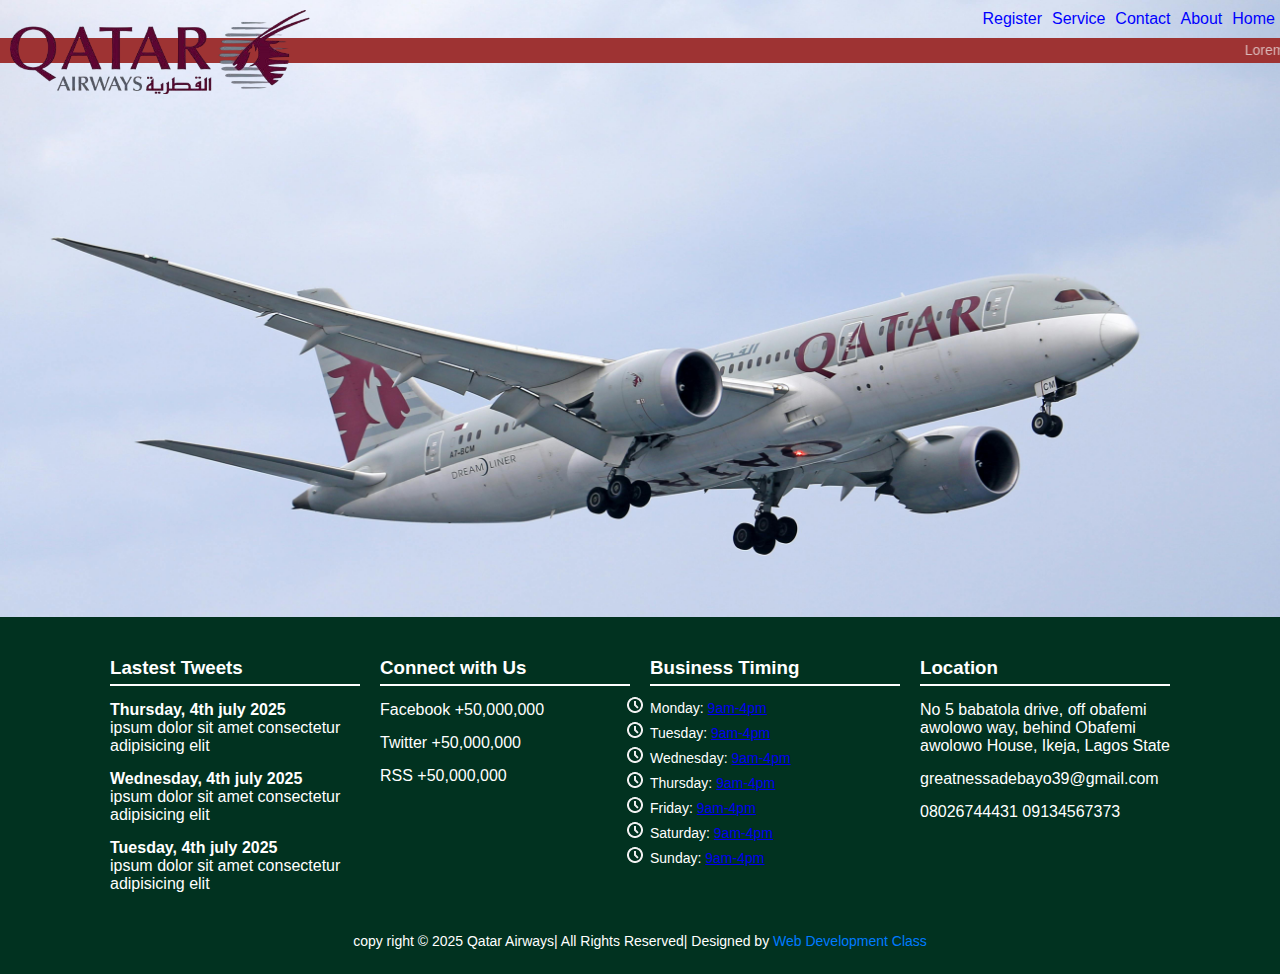
<file: index.html>
<!DOCTYPE html>
<html lang="en">
<head>
    <meta charset="UTF-8">
    <meta name="viewport" content="width=device-width, initial-scale=1.0">
    <title>Document</title>
    <link rel="stylesheet" href="style.css" type="text/css">
</head>
<body>
    <div id="header-container">
        <a href="#"class="logo">
            <img src="img/logo-removebg-preview.png" alt="">
        </a>

        <style>
            .background {
                position: relative;
                width: 100%;
            }

            .logo{
                position: absolute;
                top:10px;
                left: 10px;
                width: 100px;
                height: 50vh;
            }
        </style>
        <div id="header-content">
            <a href="index.html">Home</a>
            <a href="about.html">About</a>
            <a href="contact.html">Contact</a>
            <a href="Service.html">Service</a>
            <a href="register.html">Register</a>
        </div>
            <marquee scrollamount="5">Lorem ipsum dolor sit amet consectetur adipisicing elit. Culpa eos adipisci itaque animi asperiores veritatis vel. Quidem aliquam consequuntur quaerat, obcaecati quibusdam, error iure natus quod quia maxime impedit temporibus.</marquee>
        
    </div>

    <div class="footer">
        <div class="container">
            <div class="footer-column">
                <h3>Lastest Tweets</h3>
                <p><strong>Thursday, 4th july 2025</strong><br>ipsum dolor sit amet consectetur adipisicing elit</p>
                <p><strong>Wednesday, 4th july 2025</strong><br>ipsum dolor sit amet consectetur adipisicing elit</p>
                <p><strong>Tuesday, 4th july 2025</strong><br>ipsum dolor sit amet consectetur adipisicing elit</p>
            </div>

            <div class="footer-column">
                <h3>Connect with Us</h3>
                <p>Facebook +50,000,000</p>
                <p>Twitter +50,000,000</p>
                <p>RSS +50,000,000</p>
            </div>

            <div class="footer-column">
                <h3>Business Timing</h3>
                <li>Monday: <a href="#">9am-4pm</a>
                    <li>Tuesday: <a href="#">9am-4pm</a></li>
                    <li>Wednesday: <a href="#">9am-4pm</a></li>
                    <li>Thursday: <a href="#">9am-4pm</a></li>
                    <li>Friday: <a href="#">9am-4pm</a></li>
                    <li>Saturday: <a href="#">9am-4pm</a></li>
                    <li>Sunday: <a href="#">9am-4pm</a></li>
                </li>
            </div>

            <div class="footer-column">
                <h3>Location</h3>
                <p>No 5 babatola drive, off obafemi awolowo way, behind Obafemi awolowo House, Ikeja, Lagos State</p>
                <p>greatnessadebayo39@gmail.com</p>
                <p>08026744431 09134567373</p>
            </div>
        </div>
        <p>copy right &copy; 2025 Qatar Airways| All Rights Reserved| Designed by <a href="#">Web Development Class</p>

    </div>
</body>
</html>
</file>
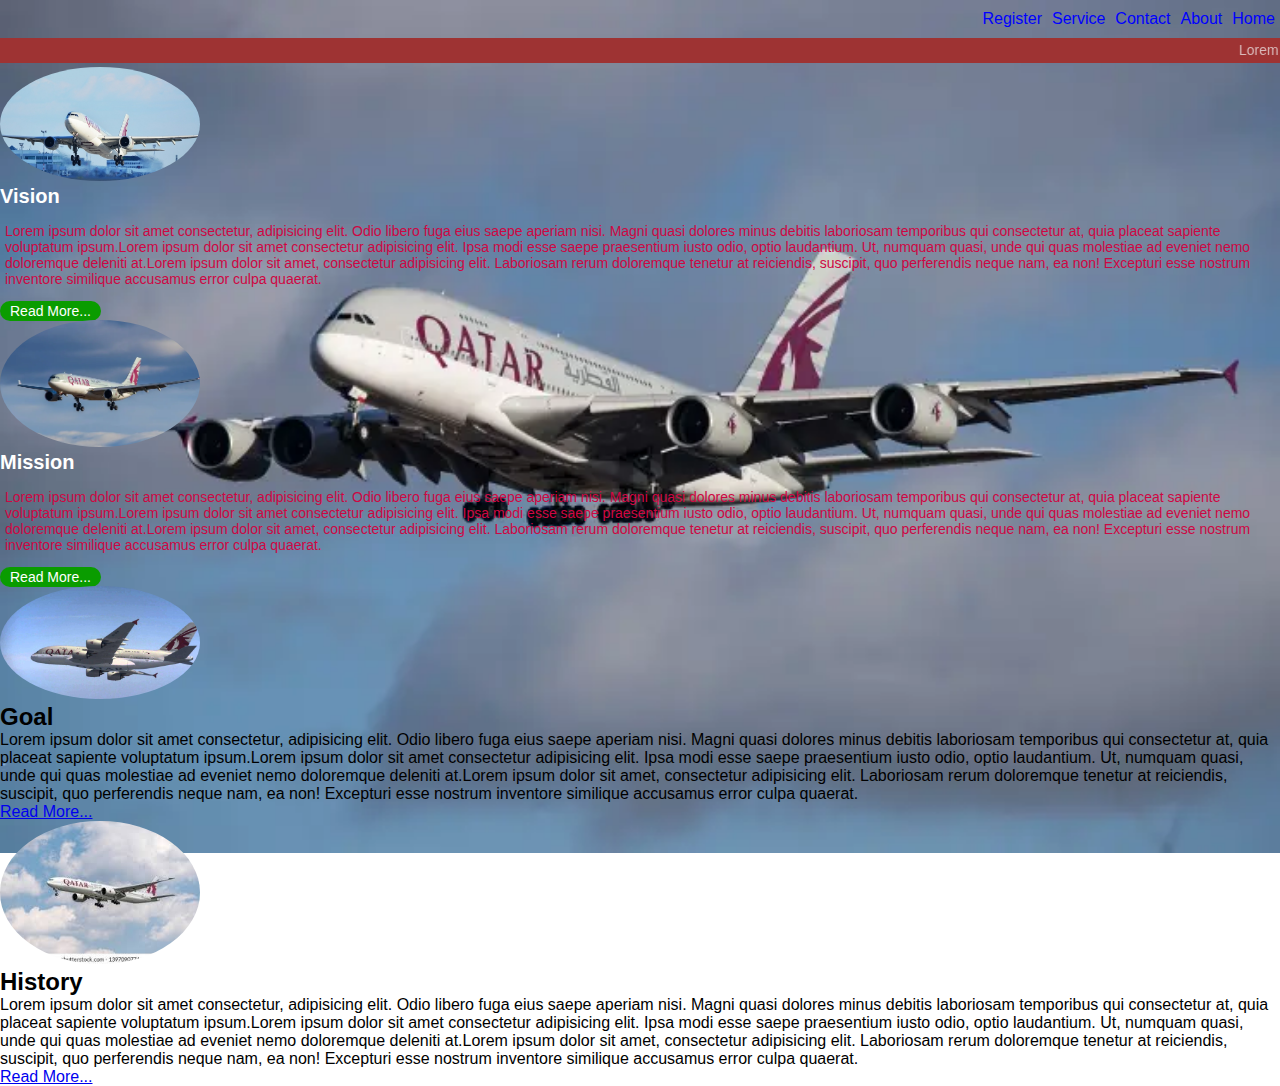
<file: about.html>
<!DOCTYPE html>
<html lang="en">
<head>
    <meta charset="UTF-8">
    <meta name="viewport" content="width=device-width, initial-scale=1.0">
    <title>About</title>
    <link rel="stylesheet" href="style.css" type="text/css">
</head>
<body>
    <div id="header-container">
        <div id="header-content">
            <a href="index.html">Home</a>
            <a href="about.html">About</a>
            <a href="contact.html">Contact</a>
            <a href="Service.html">Service</a>
            <a href="register.html">Register</a>
        </div>
        <marquee scrollamount="5">Lorem ipsum dolor sit amet consectetur adipisicing elit. Culpa eos adipisci itaque animi asperiores veritatis vel. Quidem aliquam consequuntur quaerat, obcaecati quibusdam, error iure natus quod quia maxime impedit temporibus.</marquee>
    </div>
    <div id="content-container">
        <style>
            body{
              background-image: url(img/qatar-airways-34.webp);
              background-repeat: no-repeat;
              background-size: cover;
              background-position: fixed;
              margin: 0;
            }
        </style>
        <div id="content">
            <img src="img/aviation-carbon-emissions-case-study-qatar-airways-1635345477.jpg" alt="">
            <h2>Vision</h2>
            <p>Lorem ipsum dolor sit amet consectetur, adipisicing elit. Odio libero fuga eius saepe aperiam nisi. Magni quasi dolores minus debitis laboriosam temporibus qui consectetur at, quia placeat sapiente voluptatum ipsum.Lorem ipsum dolor sit amet consectetur adipisicing elit. Ipsa modi esse saepe praesentium iusto odio, optio laudantium. Ut, numquam quasi, unde qui quas molestiae ad eveniet nemo doloremque deleniti at.Lorem ipsum dolor sit amet, consectetur adipisicing elit. Laboriosam rerum doloremque tenetur at reiciendis, suscipit, quo perferendis neque nam, ea non! Excepturi esse nostrum inventore similique accusamus error culpa quaerat.</p>
            <a href="vison.html">Read More...</a>
        </div>

        <div id="content">
            <img src="img/qatar-airways-landing-q87amyh51cti2gav.webp">
            <h2>Mission</h2>
            <p>Lorem ipsum dolor sit amet consectetur, adipisicing elit. Odio libero fuga eius saepe aperiam nisi. Magni quasi dolores minus debitis laboriosam temporibus qui consectetur at, quia placeat sapiente voluptatum ipsum.Lorem ipsum dolor sit amet consectetur adipisicing elit. Ipsa modi esse saepe praesentium iusto odio, optio laudantium. Ut, numquam quasi, unde qui quas molestiae ad eveniet nemo doloremque deleniti at.Lorem ipsum dolor sit amet, consectetur adipisicing elit. Laboriosam rerum doloremque tenetur at reiciendis, suscipit, quo perferendis neque nam, ea non! Excepturi esse nostrum inventore similique accusamus error culpa quaerat.</p>
            <a href="mission.html">Read More...</a>
        </div>

        <div id="content">
            <img src="img/qatar air4.jpg"></div>
            <h2>Goal</h2>
            <p>Lorem ipsum dolor sit amet consectetur, adipisicing elit. Odio libero fuga eius saepe aperiam nisi. Magni quasi dolores minus debitis laboriosam temporibus qui consectetur at, quia placeat sapiente voluptatum ipsum.Lorem ipsum dolor sit amet consectetur adipisicing elit. Ipsa modi esse saepe praesentium iusto odio, optio laudantium. Ut, numquam quasi, unde qui quas molestiae ad eveniet nemo doloremque deleniti at.Lorem ipsum dolor sit amet, consectetur adipisicing elit. Laboriosam rerum doloremque tenetur at reiciendis, suscipit, quo perferendis neque nam, ea non! Excepturi esse nostrum inventore similique accusamus error culpa quaerat.</p>
            <a href="goal.html">Read More...</a>
        </div>

        <div id="content">
            <img src="img/images (2).jfif"></div>
            <h2>History</h2>
            <p>Lorem ipsum dolor sit amet consectetur, adipisicing elit. Odio libero fuga eius saepe aperiam nisi. Magni quasi dolores minus debitis laboriosam temporibus qui consectetur at, quia placeat sapiente voluptatum ipsum.Lorem ipsum dolor sit amet consectetur adipisicing elit. Ipsa modi esse saepe praesentium iusto odio, optio laudantium. Ut, numquam quasi, unde qui quas molestiae ad eveniet nemo doloremque deleniti at.Lorem ipsum dolor sit amet, consectetur adipisicing elit. Laboriosam rerum doloremque tenetur at reiciendis, suscipit, quo perferendis neque nam, ea non! Excepturi esse nostrum inventore similique accusamus error culpa quaerat.</p>
            <a href="history.html">Read More...</a>
        </div>
    </div><!---end content-container--->
</body>
</html>
</file>
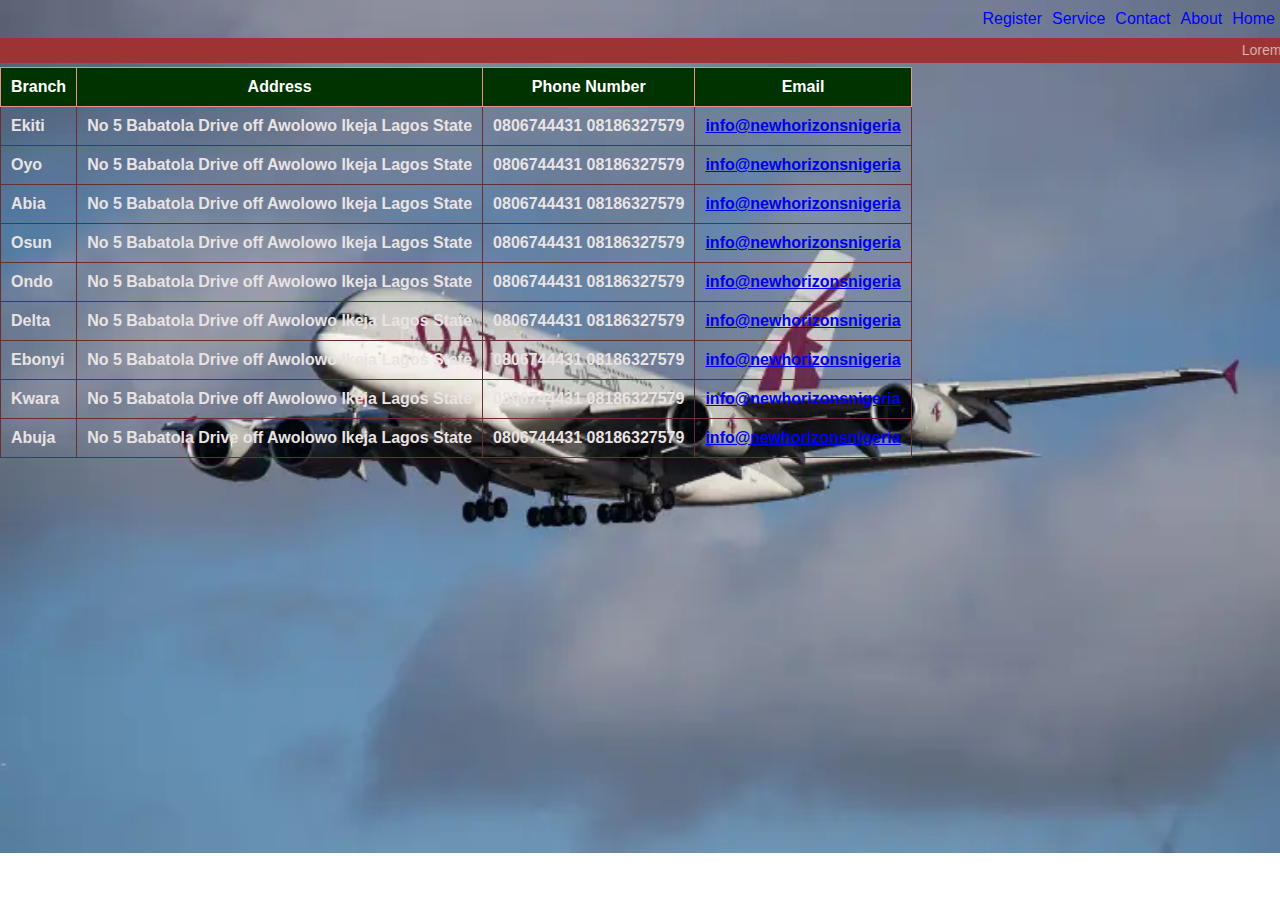
<file: contact.html>
<!DOCTYPE html>
<html lang="en">
<head>
    <meta charset="UTF-8">
    <meta name="viewport" content="width=device-width, initial-scale=1.0">
    <title>Document</title>
    <link rel="stylesheet" href="style.css" type="text/css">
</head>
<body>
    <div id="header-container">
        <div id="header-content">
            <a href="index.html">Home</a>
            <a href="about.html">About</a>
            <a href="contact.html">Contact</a>
            <a href="Service.html">Service</a>
            <a href="register.html">Register</a>
        </div>
        <marquee scrollamount="5">Lorem ipsum dolor sit amet consectetur adipisicing elit. Culpa eos adipisci itaque animi asperiores veritatis vel. Quidem aliquam consequuntur quaerat, obcaecati quibusdam, error iure natus quod quia maxime impedit temporibus.</marquee>
    </div>
    <div id="content-container">
        <div id="contact">
            <style>
                body{
                  background-image: url(img/qatar-airways-34.webp);
                  background-repeat: no-repeat;
                  background-size: cover;
                  background-position: fixed;
                  margin: 0;
                }
            </style>
            <table>
                <tr>
                    <th>Branch</th>
                    <th>Address</th>
                    <th>Phone Number</th>
                    <th>Email</th>
                </tr>

                <tr>
                    <td class="branch">Ekiti</td>
                    <td class="address">No 5 Babatola Drive off Awolowo Ikeja Lagos State</td>
                    <td class="phone-number">0806744431 08186327579</td>
                    <td><a href="#">info@newhorizonsnigeria</td>
                </tr>

                <tr>
                    <td class="branch">Oyo</td>
                    <td class="address">No 5 Babatola Drive off Awolowo Ikeja Lagos State</td>
                    <td class="phone-number">0806744431 08186327579</td>
                    <td><a href="#">info@newhorizonsnigeria</td>
                </tr>

                <tr>
                    <td class="branch">Abia</td>
                    <td class="address">No 5 Babatola Drive off Awolowo Ikeja Lagos State</td>
                    <td class="phone-number">0806744431 08186327579</td>
                    <td><a href="#">info@newhorizonsnigeria</td>
                </tr>

                <tr>
                    <td class="branch">Osun</td>
                    <td class="address">No 5 Babatola Drive off Awolowo Ikeja Lagos State</td>
                    <td class="phone-number">0806744431 08186327579</td>
                    <td><a href="#">info@newhorizonsnigeria</td>
                </tr>

                <tr>
                    <td class="branch">Ondo</td>
                    <td class="address">No 5 Babatola Drive off Awolowo Ikeja Lagos State</td>
                    <td class="phone-number">0806744431 08186327579</td>
                    <td><a href="#">info@newhorizonsnigeria</td>
                </tr>

                <tr>
                    <td class="branch">Delta</td>
                    <td class="address">No 5 Babatola Drive off Awolowo Ikeja Lagos State</td>
                    <td class="phone-number">0806744431 08186327579</td>
                    <td><a href="#">info@newhorizonsnigeria</td>
                </tr>

                <tr>
                    <td class="branch" >Ebonyi</td>
                    <td class="address">No 5 Babatola Drive off Awolowo Ikeja Lagos State</td>
                    <td class="phone-number">0806744431 08186327579</td>
                    <td><a href="#">info@newhorizonsnigeria</td>
                </tr>

                <tr>
                    <td class="branch">Kwara</td>
                    <td class="address">No 5 Babatola Drive off Awolowo Ikeja Lagos State</td>
                    <td class="phone-number">0806744431 08186327579</td>
                    <td><a href="#">info@newhorizonsnigeria</td>
                </tr>

                <tr>
                    <td class="branch">Abuja</td>
                    <td class="address">No 5 Babatola Drive off Awolowo Ikeja Lagos State</td>
                    <td class="phone-number">0806744431 08186327579</td>
                    <td><a href="#">info@newhorizonsnigeria</td>
                </tr>
            </table>
        </div>
        
</body>
</html>
</file>
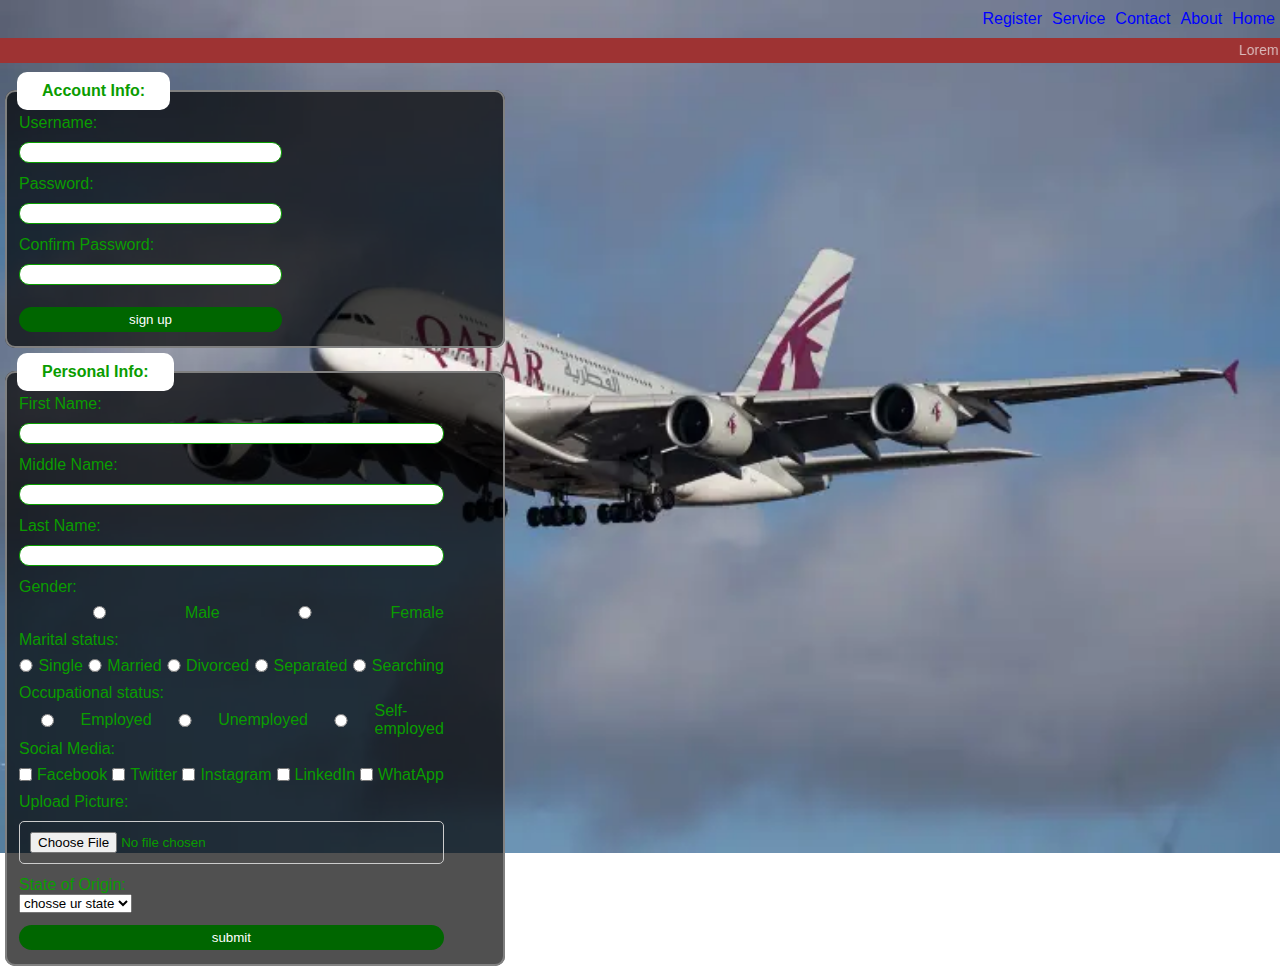
<file: register.html>
<!DOCTYPE html>
<html lang="en">
<head>
    <meta charset="UTF-8">
    <meta name="viewport" content="width=device-width, initial-scale=1.0">
    <title>login</title>
    <link rel="stylesheet" href="style.css" type="text/css">
</head>
<body>
    <div id="header-container">
        <div id="header-content">
            <a href="index.html">Home</a>
            <a href="about.html">About</a>
            <a href="contact.html">Contact</a>
            <a href="Service.html">Service</a>
            <a href="register.html">Register</a>
        </div>
        <marquee scrollamount="5">Lorem ipsum dolor sit amet consectetur adipisicing elit. Culpa eos adipisci itaque animi asperiores veritatis vel. Quidem aliquam consequuntur quaerat, obcaecati quibusdam, error iure natus quod quia maxime impedit temporibus.</marquee>
        
    </div>

    <div id="register-container">

        <div id="register-content">
            <form>
                <style>
                    body{
                      background-image: url(img/qatar-airways-34.webp);
                      background-repeat: no-repeat;
                      background-size: cover;
                      background-position: fixed;
                      margin: 0;
                    }
                </style>
                <fieldset>
                    <legend>Account Info:</legend>
                    <table>
                        <tr>
                            <td width="200">Username:</td>
                            <td><input type="text" size="30"></td>
                        </tr>

                        <tr>
                            <td>Password:</td>
                            <td><input type="password" maxlength="10"></td>
                        </tr>

                        <tr>
                            <td>Confirm Password:</td>
                            <td><input type="password" maxlength="10"></td>
                        </tr>

                        <tr>
                            <td></td>
                            <td><input type="submit" value="sign up"></td>
                        </tr>
                    </table>
                </fieldset>

                <fieldset>
                    <legend>Personal Info:</legend>
                    <table>
                        <tr>
                            <td width="200">First Name:</td>
                            <td><input type="text" size="30"></td>
                        </tr>

                        <tr>
                            <td>Middle Name:</td>
                            <td><input type="text" size="30"></td>
                        </tr>

                        <tr>
                            <td>Last Name:</td>
                            <td><input type="text" size="30"></td>
                        </tr>

                        <tr>
                            <td>Gender:</td>
                            <td>
                                <input type="radio" name="gender">Male
                                <input type="radio" name="gender">Female
                            </td>
                        </tr>

                        <tr>
                            <td>Marital status:</td>
                            <td float="left">
                                <input type="radio" name="marry">Single  
                                <input type="radio" name="marry">Married  
                                <input type="radio" name="marry">Divorced  
                                <input type="radio" name="marry">Separated 
                                <input type="radio" name="marry">Searching 
                            </td>
                        </tr>

                        <tr>
                            <td>Occupational status:</td>
                            <td>
                                <input type="radio" name="occupation">Employed 
                                <input type="radio" name="occupation">Unemployed  
                                <input type="radio" name="occupation">Self-employed 
                            </td>
                        </tr>
                        
                        <tr>
                            <td>Social Media:</td>
                            <td>
                                <input type="checkbox">Facebook
                                <input type="checkbox">Twitter
                                <input type="checkbox">Instagram
                                <input type="checkbox">LinkedIn
                                <input type="checkbox">WhatApp
                            </td>
                        </tr>

                        <tr>
                            <td>Upload Picture:</td>
                            <td><input type="file"></td>
                        </tr>

                        <tr>
                            <td>State of Origin:</td>
                            <td>
                                <select>
                                    <option>Abia</option>
                                    <option>Adamawa</option>
                                    <option>Akwa-ibom</option>
                                    <option>Anambra</option>
                                    <option>Bauchi</option>
                                    <option>Bayelsa</option>
                                    <option>Benue</option>
                                    <option>Borno</option>
                                    <option>Cross-river</option>
                                    <option>Delta</option>
                                    <option>Ebonyi</option>
                                    <option selected disabled>chosse ur state</option>
                                </select>
                            </td>
                        </tr>
                        <tr>
                            <td></td>
                            <td><input type="submit" value="submit"></td>
                        </tr>
                    </table>
                </fieldset>
            </form>
        </div>
    </div> 
</body>
</html>
</file>
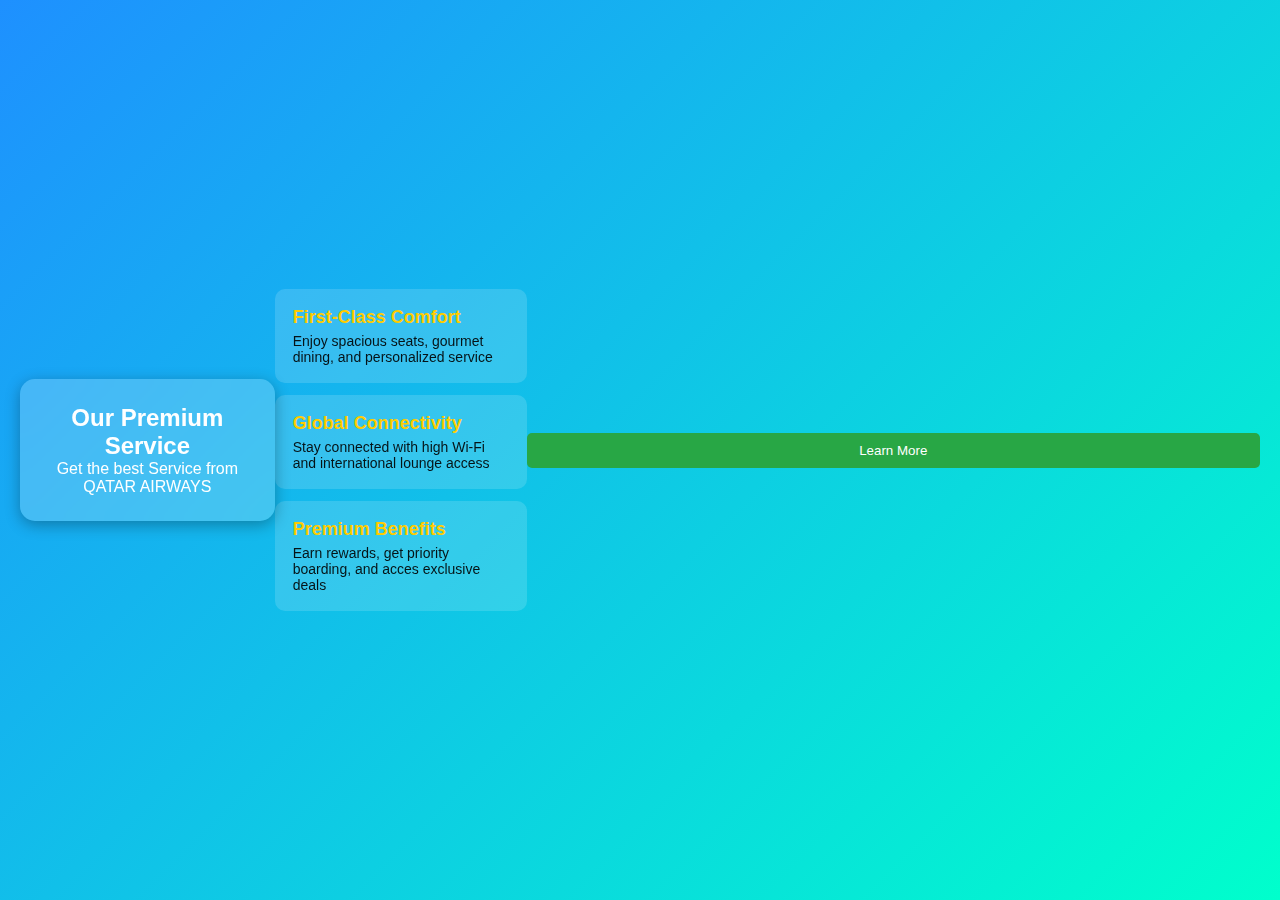
<file: service.html>
<!DOCTYPE html>
<html lang="en">
<head>
    <meta charset="UTF-8">
    <meta name="viewport" content="width=device-width, initial-scale=1.0">
    <title>Service</title>
    <link rel="stylesheet" href="style.css" type="text/css">
</head>
<body>

    <div class="service-section">
        <div id="service-container">
            <h2>Our Premium Service</h2>
            <p>Get the best Service from QATAR AIRWAYS</p>
            
        </div>

        <div class="features">
            <div class="feature-box">
                <h3>First-Class Comfort</h3>
                <p>Enjoy spacious seats, gourmet dining, and personalized service</p>
            </div>

            <div class="feature-box">
                <h3>Global Connectivity</h3>
                <p>Stay connected with high Wi-Fi and international lounge access</p>
            </div>

            <div class="feature-box">
                <h3>Premium Benefits</h3>
                <p>Earn rewards, get priority boarding, and acces exclusive deals</p>
            </div>
        </div>
        <button>Learn More</button>
            
    </div>

    
</body>
</html>
</file>
<file: style.css>
body{
    background-image: url(img/pexels-saturnus99-20161302.jpg);
    background-repeat: no-repeat;
    background-size: cover;
    background-position: fixed;
    margin: 0;
    height: auto;
    z-index: 2;
    position: absolute;
    top: 0;
    left: 0;
    width: 100%;
  }



#header-content a{
    color: blue;
    float: right;
    text-decoration-line: none;
    padding: 10px 5px;

}

#header-content a:hover{
    color: aqua;
    text-decoration: underline;
    font-weight: bold;
    border: 1px solid rgb(70, 115, 184);
    border-radius: 50px;
    background-color: blue;
}

#header-container marquee{
    background-color: rgb(158, 51, 51);
    line-height: 25px;
    font-size: 14px;
    color: rgb(218, 187, 187);
}


input{
    width: 100%;
    padding: 10px;
    margin: 10px 0;
    border: 1px solid #ccc;
    border-radius: 5px;
}

button{
    width: 100%;
    padding: 10px;
    background-color: #28a745;
    color: white;
    border: none;
    border-radius: 5px;
    cursor: pointer;
}

button:hover{
    background-color: #218838;
}

p a{
    text-decoration: none;
    color: #007bff;
}

p a:hover {
    text-decoration: underline;
}
.logo img {
    width: 3000px;
    max-width: 300%;
    height: auto;
    background-repeat: no-repeat;
    background-size: cover;
    background-attachment: fixed;
}
#register-content fieldset{
    border: 2px solid gray;
    margin: 5px 5px;
    padding: 2px 10px;
    width: 500px;
    align-items: center;
    background-color: #000000af;
    border-radius: 10px;
}

#register-content legend{
    background-color: white;
    padding: 10px 25px;
    font-weight: bold;
    color: #0a9c00;
    border-radius: 10px;
}
    
#register-content input[type=text], input[type=password]{
    padding: 2px;
    border-radius: 10px;
    border: 1px solid #0a9c00;
}

#register-content input[type=text]:focus, input[type=password]:focus{
    background-color: #fcff7a;
    width: 110%;
}

#register-content input[type=submit]{
    background-color: #006600;
    color:#ffffff;
    border: none;
    padding: 5px 10px;
    border-radius: 25px;
    align-content: center;
    cursor: pointer
}

#register-content input[type=submit]:hover{
    background-color: #003300;
    color: #b6ffb6;
}

#register-content td{
    display: flex;
    align-items: center;
    gap: 5px;
    color: #0a9c00;
}

.text-content h2{
    color: rgb(3, 88, 88);
    font-size: 43px;
    margin-bottom: 20px;
    justify-content: flex-start;
    display: flex;
    font-weight: bold;
    position: static;
    font-family: Cambria, Cochin, Georgia, Times, 'Times New Roman', serif;
}


#contact table{
    border: 1px solid #4047b1;
    border-collapse: collapse;
    align-items: center;
}

#contact th{
    border: 1px solid #ec8f8f;
    padding: 10px;
    color: #ffffff;
    background-color: #003300;
}

#contact td{
    border: 1px solid #682f2f;
    font-weight: bold;
    color: #e9e3e3;
    padding: 10px;
}

#contact a:hover{
    color:#b44d4d;
    text-decoration: underline;
}


#content img{
    border-radius: 50%;
    width: 200px;
}

#content h2{
    color: #fff;
    font-size: 20px;
    display: flex;
}

#content p{
    color:rgb(206, 7, 67);
    font-size: 14px;
    margin: 15px 5px; 
}

.content p{
    color:rgb(85, 111, 228);
    font-size: 14px;
    margin: 15px 5px; 

}

#content a{
    background-color: #0a9c00;
    color:#ffffff;
    padding: 2px 10px;
    font-size: 14px;
    text-decoration: none;
    border-radius: 25px;
}

#content a:hover{
    background-color: #006600;
    color:#fcff7a;
}

.service-section{
    background: linear-gradient(135deg, #1e90ff, #00ffcc);
    min-height: 100vh;
    display: flex;
    justify-content: center;
    align-items: center;
    padding: 20px;
}

#service-container{
    width: 400px;
    padding: 25px;
    background: rgba(255, 255, 255,0.2);
    backdrop-filter: blur(10px);
    border-radius: 15px;
    box-shadow: 0 4px 15px rgba(0, 0, 0, 0.3);
    text-align: center;
    color: white;
}

.cta-button{
    background: #ff4500;
    color: #fff;
    border: none;
    padding: 12px 20px;
    font-size: 16px;
    font-weight: bold;
    border-radius: 8px;
    cursor: pointer;
    transition: 0.9s ease-in-out;
}

.cta-button:hover{
    background: #ffdd44;
    transform: scale(1.05);
}
.title{
    font-size: 26px;
    font-weight: bold;
    margin-bottom: 10px;
    letter-spacing: 1px;
}

.subtitle{
    font-size: 16px;
    opacity: 0.8;
    margin-bottom: 20px;
}

.feature-box{
    background: rgba(255, 255, 255, 0.15);
    padding: 18px;
    margin: 12px 0;
    border-radius: 10px;
    transition: 0.9s ease-in-out;
}

.feature-box h3{
    font-size: 18px;
    margin-bottom: 5px;
    color: #ffcc00;
}

.feature-box p {
    font-size: 14px;
    opacity: 0.9;
}

.feature-box:hover{
    background: rgba(255, 255, 255, 0.2);
    transform: scale(1.05);
    box-shadow: 0 5px 15px rgba(255, 255, 255,0.1);
}

*{
    margin: 0;
    padding: 0;
    box-sizing: border-box;
    font-family: Arial, Helvetica, sans-serif;
}

.footer{
    background-color: #013220;
    color: #fff;
    padding: 20px 0;
    margin-top: 550px;
    text-align: center;
    z-index: 5;
}

.container{
    display: flex;
    justify-content: space-between;
    max-width: 1100px;
    margin: auto;
    padding: 10px;
    flex-wrap: wrap;
    position: relative;
    z-index: 5;
}

.footer-column{
    flex: 1;
    min-width: 250px;
    padding: 10px;
    text-align: left;
}

.footer-column h3{
    margin-bottom: 10px;
    border-bottom: 2px solid #fff;
    padding-bottom: 5px;
}

.footer-column a:hover{
    color: #f6ff7a;
    text-decoration: underline;
}

.footer p{
    margin: 5px 0;
    font-size: 14px;
}

.copyright{
    text-align: center;
    padding: 10px;
    font-size: 12px;
    background: #114411;
}

.footer-column p a:hover{
    color: #f6ff7a;
    text-decoration: underline;
}


.footer-column p{
    font-size: 16px;
    color: #ffffff;
    margin: 15px 0;
}



.footer-column li{
    list-style-image:url(img/clock.png) ;
    color:#ffffff;
    font-size: 14px;
    line-height:25px;
}
</file>
